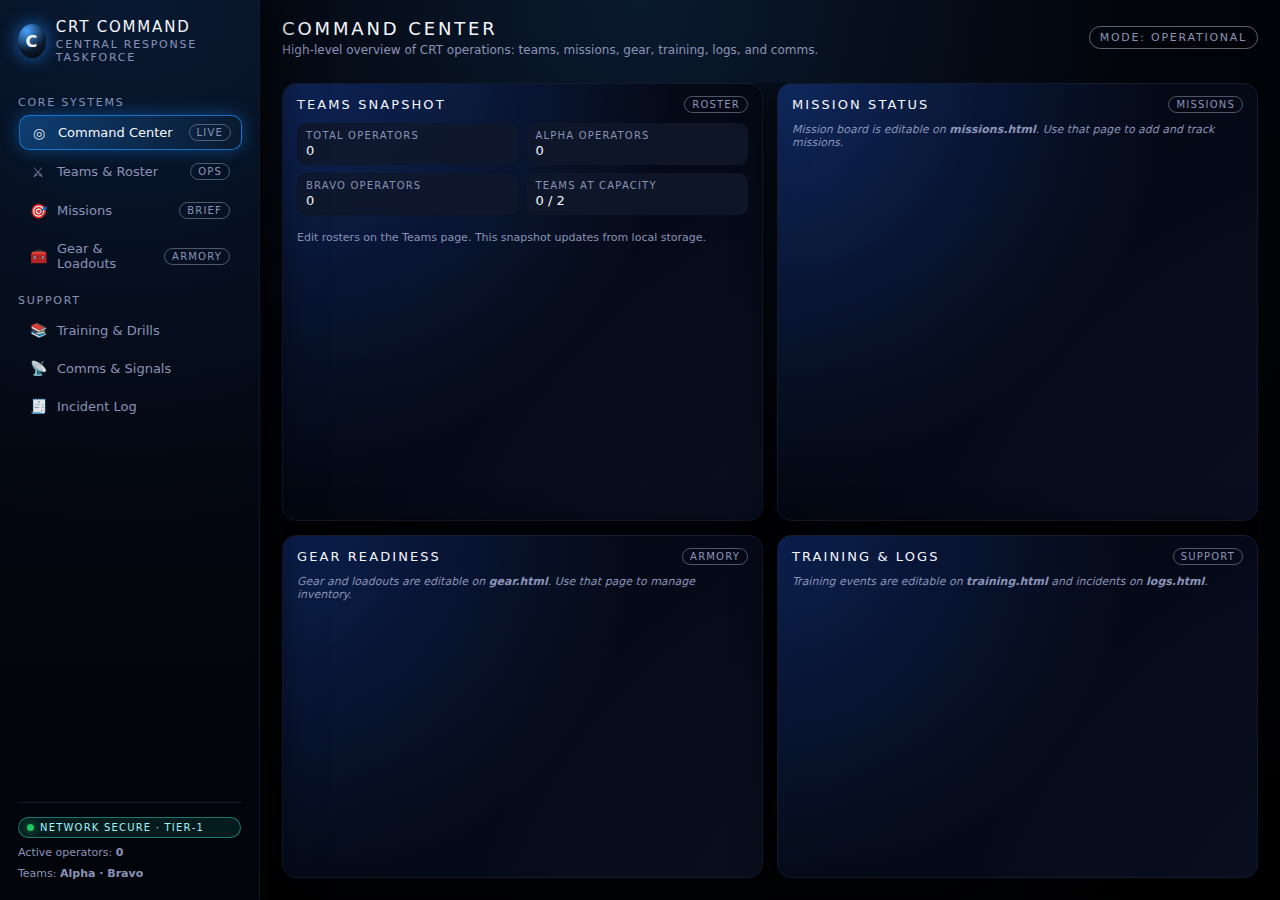
<file: index.html>
<!DOCTYPE html>
<html lang="en">
<head>
  <meta charset="UTF-8" />
  <title>CRT Command</title>
  <meta http-equiv="refresh" content="0; url=command.html" />
</head>
<body>
  <p>Redirecting to CRT Command Center…</p>
</body>
</html>
</file>
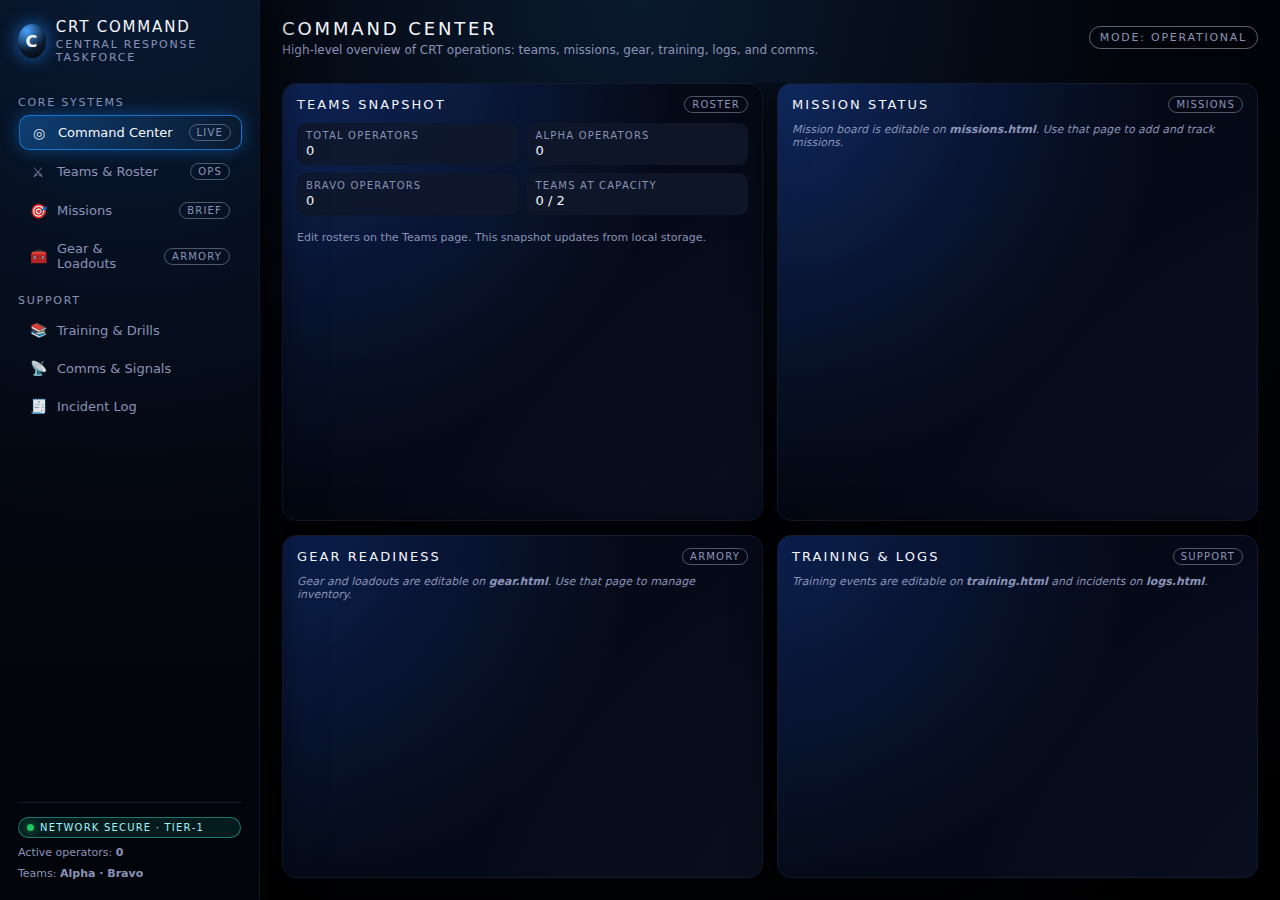
<file: command.html>
<!DOCTYPE html>
<html lang="en">
<head>
  <meta charset="UTF-8" />
  <title>CRT Command Center</title>
  <meta name="viewport" content="width=device-width, initial-scale=1.0" />
  <link rel="stylesheet" href="crt.css" />
</head>
<body>
  <div class="shell">
    <aside class="sidebar">
      <div class="sidebar-inner">
        <div class="brand">
          <div class="brand-mark">C</div>
          <div class="brand-text">
            <div class="brand-title">CRT Command</div>
            <div class="brand-sub">Central Response Taskforce</div>
          </div>
        </div>

        <div class="sidebar-section-label">Core systems</div>
        <ul class="nav-list">
          <li class="nav-item">
            <a class="nav-link active" href="command.html">
              <span class="icon">◎</span>
              <span class="label">Command Center</span>
              <span class="pill">Live</span>
            </a>
          </li>
          <li class="nav-item">
            <a class="nav-link" href="teams.html">
              <span class="icon">⚔</span>
              <span class="label">Teams & Roster</span>
              <span class="pill">Ops</span>
            </a>
          </li>
          <li class="nav-item">
            <a class="nav-link" href="missions.html">
              <span class="icon">🎯</span>
              <span class="label">Missions</span>
              <span class="pill">Brief</span>
            </a>
          </li>
          <li class="nav-item">
            <a class="nav-link" href="gear.html">
              <span class="icon">🧰</span>
              <span class="label">Gear & Loadouts</span>
              <span class="pill">Armory</span>
            </a>
          </li>
        </ul>

        <div class="sidebar-section-label">Support</div>
        <ul class="nav-list">
          <li class="nav-item">
            <a class="nav-link" href="training.html">
              <span class="icon">📚</span>
              <span class="label">Training & Drills</span>
            </a>
          </li>
          <li class="nav-item">
            <a class="nav-link" href="comms.html">
              <span class="icon">📡</span>
              <span class="label">Comms & Signals</span>
            </a>
          </li>
          <li class="nav-item">
            <a class="nav-link" href="logs.html">
              <span class="icon">🧾</span>
              <span class="label">Incident Log</span>
            </a>
          </li>
        </ul>

        <div class="sidebar-footer">
          <div class="status-chip">
            <span class="status-dot"></span>
            <span>Network secure · Tier‑1</span>
          </div>
          <div>Active operators: <strong id="cc-active-operators">0</strong></div>
          <div>Teams: <strong>Alpha · Bravo</strong></div>
        </div>
      </div>
    </aside>

    <main class="main">
      <div class="top-bar">
        <div class="top-left">
          <div class="page-title">Command center</div>
          <div class="page-subtitle">
            High‑level overview of CRT operations: teams, missions, gear, training, logs, and comms.
          </div>
        </div>
        <div class="top-right">
          <div class="badge">Mode: Operational</div>
        </div>
      </div>

      <div class="grid">
        <section class="panel">
          <div class="panel-inner">
            <div class="panel-header">
              <div class="panel-title">Teams snapshot</div>
              <div class="panel-meta">
                <span class="pill">Roster</span>
              </div>
            </div>
            <div class="panel-body">
              <div class="summary-grid">
                <div class="summary-cell">
                  <div class="summary-label">Total operators</div>
                  <div class="summary-value" id="cc-total-ops">0</div>
                </div>
                <div class="summary-cell">
                  <div class="summary-label">Alpha operators</div>
                  <div class="summary-value" id="cc-alpha-ops">0</div>
                </div>
                <div class="summary-cell">
                  <div class="summary-label">Bravo operators</div>
                  <div class="summary-value" id="cc-bravo-ops">0</div>
                </div>
                <div class="summary-cell">
                  <div class="summary-label">Teams at capacity</div>
                  <div class="summary-value" id="cc-capacity">0 / 2</div>
                </div>
              </div>
              <div style="margin-top:8px;font-size:11px;color:var(--text-muted);">
                Edit rosters on the Teams page. This snapshot updates from local storage.
              </div>
            </div>
          </div>
        </section>

        <section class="panel">
          <div class="panel-inner">
            <div class="panel-header">
              <div class="panel-title">Mission status</div>
              <div class="panel-meta">
                <span class="pill">Missions</span>
              </div>
            </div>
            <div class="panel-body">
              <div class="empty-state">
                Mission board is editable on <strong>missions.html</strong>. Use that page to add and track missions.
              </div>
            </div>
          </div>
        </section>

        <section class="panel">
          <div class="panel-inner">
            <div class="panel-header">
              <div class="panel-title">Gear readiness</div>
              <div class="panel-meta">
                <span class="pill">Armory</span>
              </div>
            </div>
            <div class="panel-body">
              <div class="empty-state">
                Gear and loadouts are editable on <strong>gear.html</strong>. Use that page to manage inventory.
              </div>
            </div>
          </div>
        </section>

        <section class="panel">
          <div class="panel-inner">
            <div class="panel-header">
              <div class="panel-title">Training & logs</div>
              <div class="panel-meta">
                <span class="pill">Support</span>
              </div>
            </div>
            <div class="panel-body">
              <div class="empty-state">
                Training events are editable on <strong>training.html</strong> and incidents on <strong>logs.html</strong>.
              </div>
            </div>
          </div>
        </section>
      </div>
    </main>
  </div>

  <script>
    const STORAGE_KEY = "crt_teams_roster_v1";

    function loadRoster() {
      try {
        const raw = localStorage.getItem(STORAGE_KEY);
        if (!raw) return { alpha: [], bravo: [] };
        const parsed = JSON.parse(raw);
        return parsed.teams || { alpha: [], bravo: [] };
      } catch {
        return { alpha: [], bravo: [] };
      }
    }

    const teams = loadRoster();
    const alphaCount = teams.alpha.length;
    const bravoCount = teams.bravo.length;
    const total = alphaCount + bravoCount;

    document.getElementById("cc-total-ops").textContent = total;
    document.getElementById("cc-alpha-ops").textContent = alphaCount;
    document.getElementById("cc-bravo-ops").textContent = bravoCount;
    document.getElementById("cc-active-operators").textContent = total;

    let capacity = 0;
    if (alphaCount >= 4) capacity++;
    if (bravoCount >= 4) capacity++;
    document.getElementById("cc-capacity").textContent = capacity + " / 2";
  </script>
</body>
</html>
</file>
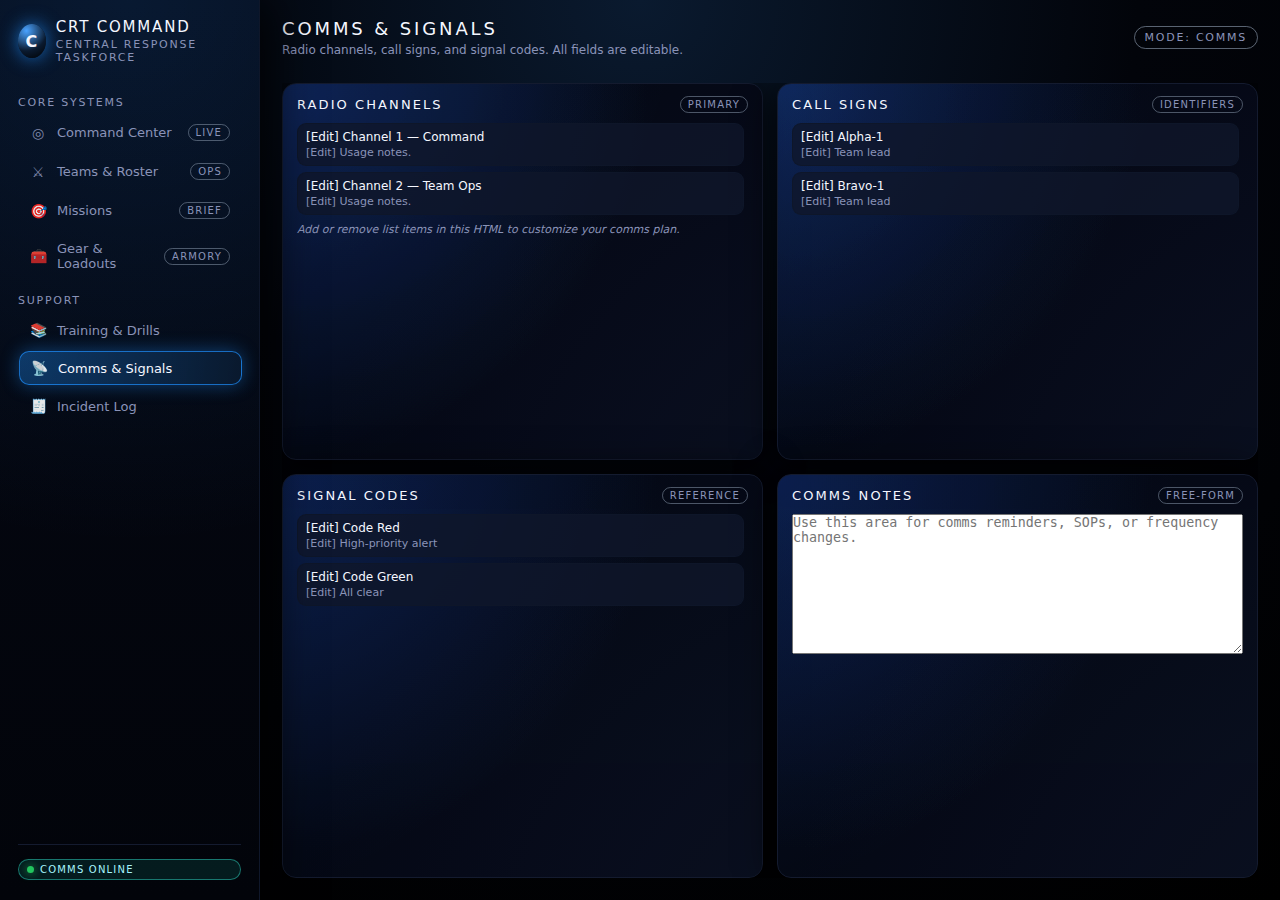
<file: comms.html>
<!DOCTYPE html>
<html lang="en">
<head>
  <meta charset="UTF-8" />
  <title>CRT Comms & Signals</title>
  <meta name="viewport" content="width=device-width, initial-scale=1.0" />
  <link rel="stylesheet" href="crt.css" />
</head>
<body>
  <div class="shell">
    <aside class="sidebar">
      <div class="sidebar-inner">
        <div class="brand">
          <div class="brand-mark">C</div>
          <div class="brand-text">
            <div class="brand-title">CRT Command</div>
            <div class="brand-sub">Central Response Taskforce</div>
          </div>
        </div>

        <div class="sidebar-section-label">Core systems</div>
        <ul class="nav-list">
          <li class="nav-item">
            <a class="nav-link" href="command.html">
              <span class="icon">◎</span>
              <span class="label">Command Center</span>
              <span class="pill">Live</span>
            </a>
          </li>
          <li class="nav-item">
            <a class="nav-link" href="teams.html">
              <span class="icon">⚔</span>
              <span class="label">Teams & Roster</span>
              <span class="pill">Ops</span>
            </a>
          </li>
          <li class="nav-item">
            <a class="nav-link" href="missions.html">
              <span class="icon">🎯</span>
              <span class="label">Missions</span>
              <span class="pill">Brief</span>
            </a>
          </li>
          <li class="nav-item">
            <a class="nav-link" href="gear.html">
              <span class="icon">🧰</span>
              <span class="label">Gear & Loadouts</span>
              <span class="pill">Armory</span>
            </a>
          </li>
        </ul>

        <div class="sidebar-section-label">Support</div>
        <ul class="nav-list">
          <li class="nav-item">
            <a class="nav-link" href="training.html">
              <span class="icon">📚</span>
              <span class="label">Training & Drills</span>
            </a>
          </li>
          <li class="nav-item">
            <a class="nav-link active" href="comms.html">
              <span class="icon">📡</span>
              <span class="label">Comms & Signals</span>
            </a>
          </li>
          <li class="nav-item">
            <a class="nav-link" href="logs.html">
              <span class="icon">🧾</span>
              <span class="label">Incident Log</span>
            </a>
          </li>
        </ul>

        <div class="sidebar-footer">
          <div class="status-chip">
            <span class="status-dot"></span>
            <span>Comms online</span>
          </div>
        </div>
      </div>
    </aside>

    <main class="main">
      <div class="top-bar">
        <div class="top-left">
          <div class="page-title">Comms & signals</div>
          <div class="page-subtitle">
            Radio channels, call signs, and signal codes. All fields are editable.
          </div>
        </div>
        <div class="top-right">
          <div class="badge">Mode: Comms</div>
        </div>
      </div>

      <div class="grid">
        <!-- RADIO CHANNELS -->
        <section class="panel">
          <div class="panel-inner">
            <div class="panel-header">
              <div class="panel-title">Radio channels</div>
              <div class="panel-meta">
                <span class="pill">Primary</span>
              </div>
            </div>
            <div class="panel-body">
              <ul class="roster-list">
                <li class="operator-row">
                  <div class="operator-main">
                    <div class="operator-name">[Edit] Channel 1 — Command</div>
                    <div class="operator-role">[Edit] Usage notes.</div>
                  </div>
                </li>
                <li class="operator-row">
                  <div class="operator-main">
                    <div class="operator-name">[Edit] Channel 2 — Team Ops</div>
                    <div class="operator-role">[Edit] Usage notes.</div>
                  </div>
                </li>
              </ul>
              <div class="empty-state">
                Add or remove list items in this HTML to customize your comms plan.
              </div>
            </div>
          </div>
        </section>

        <!-- CALL SIGNS -->
        <section class="panel">
          <div class="panel-inner">
            <div class="panel-header">
              <div class="panel-title">Call signs</div>
              <div class="panel-meta">
                <span class="pill">Identifiers</span>
              </div>
            </div>
            <div class="panel-body">
              <ul class="roster-list">
                <li class="operator-row">
                  <div class="operator-main">
                    <div class="operator-name">[Edit] Alpha‑1</div>
                    <div class="operator-role">[Edit] Team lead</div>
                  </div>
                </li>
                <li class="operator-row">
                  <div class="operator-main">
                    <div class="operator-name">[Edit] Bravo‑1</div>
                    <div class="operator-role">[Edit] Team lead</div>
                  </div>
                </li>
              </ul>
            </div>
          </div>
        </section>

        <!-- SIGNAL CODES -->
        <section class="panel">
          <div class="panel-inner">
            <div class="panel-header">
              <div class="panel-title">Signal codes</div>
              <div class="panel-meta">
                <span class="pill">Reference</span>
              </div>
            </div>
            <div class="panel-body">
              <ul class="roster-list">
                <li class="operator-row">
                  <div class="operator-main">
                    <div class="operator-name">[Edit] Code Red</div>
                    <div class="operator-role">[Edit] High‑priority alert</div>
                  </div>
                </li>
                <li class="operator-row">
                  <div class="operator-main">
                    <div class="operator-name">[Edit] Code Green</div>
                    <div class="operator-role">[Edit] All clear</div>
                  </div>
                </li>
              </ul>
            </div>
          </div>
        </section>

        <!-- NOTES -->
        <section class="panel">
          <div class="panel-inner">
            <div class="panel-header">
              <div class="panel-title">Comms notes</div>
              <div class="panel-meta">
                <span class="pill">Free‑form</span>
              </div>
            </div>
            <div class="panel-body">
              <textarea style="width:100%;min-height:140px;" placeholder="Use this area for comms reminders, SOPs, or frequency changes."></textarea>
            </div>
          </div>
        </section>
      </div>
    </main>
  </div>
</body>
</html>
</file>
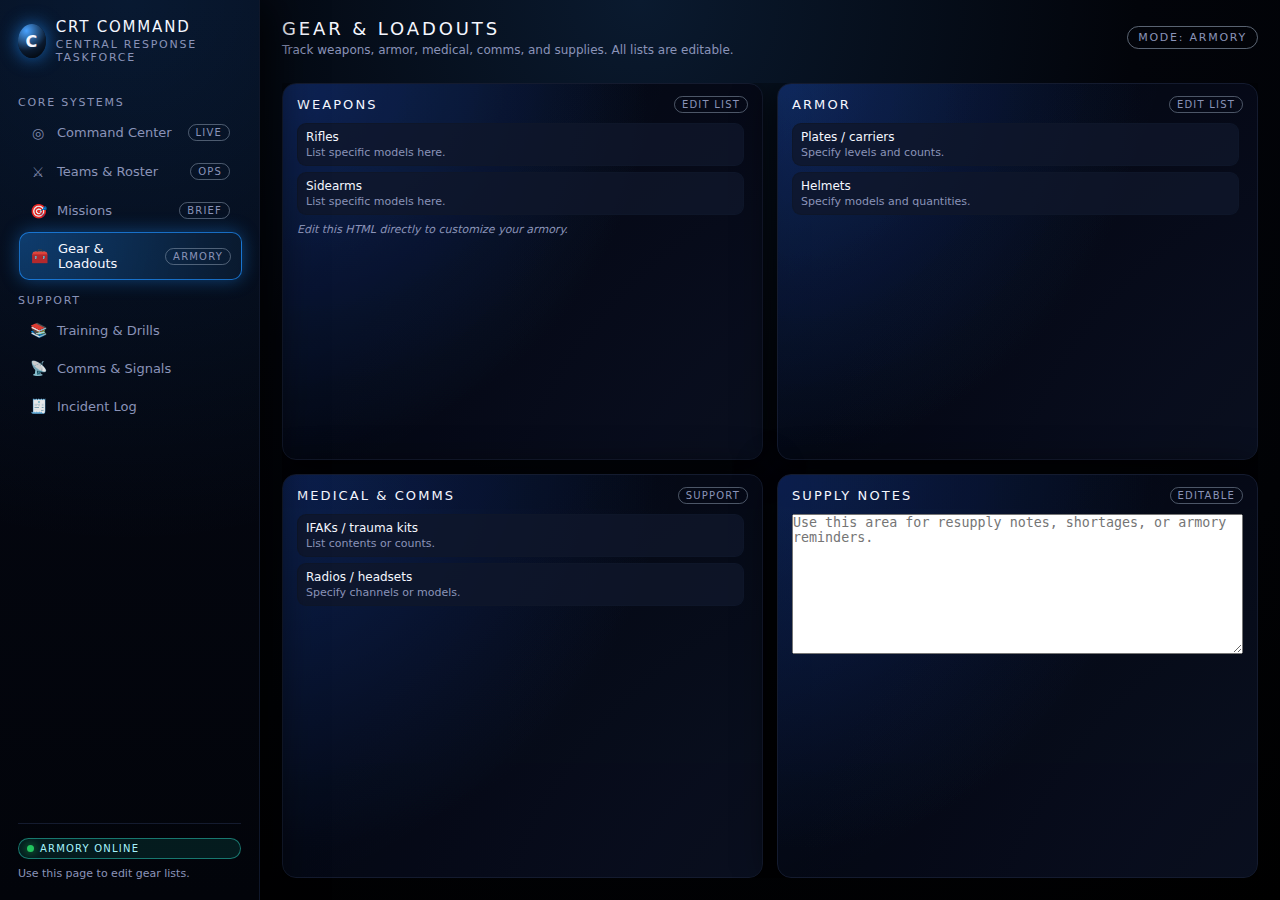
<file: gear.html>
<!DOCTYPE html>
<html lang="en">
<head>
  <meta charset="UTF-8" />
  <title>CRT Gear & Loadouts</title>
  <meta name="viewport" content="width=device-width, initial-scale=1.0" />
  <link rel="stylesheet" href="crt.css" />
</head>
<body>
  <div class="shell">
    <aside class="sidebar">
      <div class="sidebar-inner">
        <div class="brand">
          <div class="brand-mark">C</div>
          <div class="brand-text">
            <div class="brand-title">CRT Command</div>
            <div class="brand-sub">Central Response Taskforce</div>
          </div>
        </div>

        <div class="sidebar-section-label">Core systems</div>
        <ul class="nav-list">
          <li class="nav-item">
            <a class="nav-link" href="command.html">
              <span class="icon">◎</span>
              <span class="label">Command Center</span>
              <span class="pill">Live</span>
            </a>
          </li>
          <li class="nav-item">
            <a class="nav-link" href="teams.html">
              <span class="icon">⚔</span>
              <span class="label">Teams & Roster</span>
              <span class="pill">Ops</span>
            </a>
          </li>
          <li class="nav-item">
            <a class="nav-link" href="missions.html">
              <span class="icon">🎯</span>
              <span class="label">Missions</span>
              <span class="pill">Brief</span>
            </a>
          </li>
          <li class="nav-item">
            <a class="nav-link active" href="gear.html">
              <span class="icon">🧰</span>
              <span class="label">Gear & Loadouts</span>
              <span class="pill">Armory</span>
            </a>
          </li>
        </ul>

        <div class="sidebar-section-label">Support</div>
        <ul class="nav-list">
          <li class="nav-item">
            <a class="nav-link" href="training.html">
              <span class="icon">📚</span>
              <span class="label">Training & Drills</span>
            </a>
          </li>
          <li class="nav-item">
            <a class="nav-link" href="comms.html">
              <span class="icon">📡</span>
              <span class="label">Comms & Signals</span>
            </a>
          </li>
          <li class="nav-item">
            <a class="nav-link" href="logs.html">
              <span class="icon">🧾</span>
              <span class="label">Incident Log</span>
            </a>
          </li>
        </ul>

        <div class="sidebar-footer">
          <div class="status-chip">
            <span class="status-dot"></span>
            <span>Armory online</span>
          </div>
          <div>Use this page to edit gear lists.</div>
        </div>
      </div>
    </aside>

    <main class="main">
      <div class="top-bar">
        <div class="top-left">
          <div class="page-title">Gear & loadouts</div>
          <div class="page-subtitle">
            Track weapons, armor, medical, comms, and supplies. All lists are editable.
          </div>
        </div>
        <div class="top-right">
          <div class="badge">Mode: Armory</div>
        </div>
      </div>

      <div class="grid">
        <!-- WEAPONS -->
        <section class="panel">
          <div class="panel-inner">
            <div class="panel-header">
              <div class="panel-title">Weapons</div>
              <div class="panel-meta">
                <span class="pill">Edit list</span>
              </div>
            </div>
            <div class="panel-body">
              <ul class="roster-list">
                <li class="operator-row">
                  <div class="operator-main">
                    <div class="operator-name">Rifles</div>
                    <div class="operator-role">List specific models here.</div>
                  </div>
                </li>
                <li class="operator-row">
                  <div class="operator-main">
                    <div class="operator-name">Sidearms</div>
                    <div class="operator-role">List specific models here.</div>
                  </div>
                </li>
              </ul>
              <div class="empty-state">
                Edit this HTML directly to customize your armory.
              </div>
            </div>
          </div>
        </section>

        <!-- ARMOR -->
        <section class="panel">
          <div class="panel-inner">
            <div class="panel-header">
              <div class="panel-title">Armor</div>
              <div class="panel-meta">
                <span class="pill">Edit list</span>
              </div>
            </div>
            <div class="panel-body">
              <ul class="roster-list">
                <li class="operator-row">
                  <div class="operator-main">
                    <div class="operator-name">Plates / carriers</div>
                    <div class="operator-role">Specify levels and counts.</div>
                  </div>
                </li>
                <li class="operator-row">
                  <div class="operator-main">
                    <div class="operator-name">Helmets</div>
                    <div class="operator-role">Specify models and quantities.</div>
                  </div>
                </li>
              </ul>
            </div>
          </div>
        </section>

        <!-- MEDICAL & COMMS -->
        <section class="panel">
          <div class="panel-inner">
            <div class="panel-header">
              <div class="panel-title">Medical & comms</div>
              <div class="panel-meta">
                <span class="pill">Support</span>
              </div>
            </div>
            <div class="panel-body">
              <ul class="roster-list">
                <li class="operator-row">
                  <div class="operator-main">
                    <div class="operator-name">IFAKs / trauma kits</div>
                    <div class="operator-role">List contents or counts.</div>
                  </div>
                </li>
                <li class="operator-row">
                  <div class="operator-main">
                    <div class="operator-name">Radios / headsets</div>
                    <div class="operator-role">Specify channels or models.</div>
                  </div>
                </li>
              </ul>
            </div>
          </div>
        </section>

        <!-- NOTES -->
        <section class="panel">
          <div class="panel-inner">
            <div class="panel-header">
              <div class="panel-title">Supply notes</div>
              <div class="panel-meta">
                <span class="pill">Editable</span>
              </div>
            </div>
            <div class="panel-body">
              <textarea style="width:100%;min-height:140px;" placeholder="Use this area for resupply notes, shortages, or armory reminders."></textarea>
            </div>
          </div>
        </section>
      </div>
    </main>
  </div>
</body>
</html>
</file>
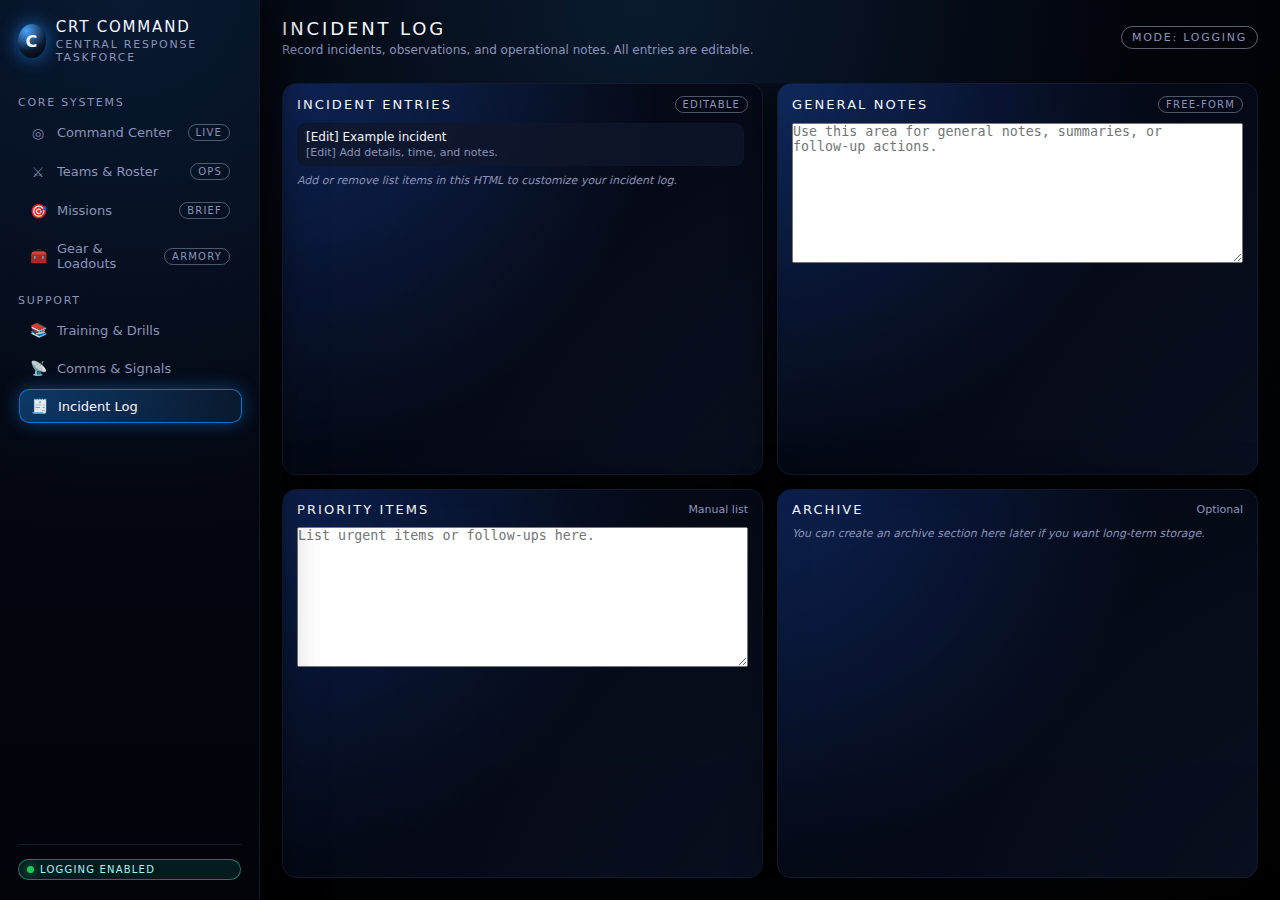
<file: logs.html>
<!DOCTYPE html>
<html lang="en">
<head>
  <meta charset="UTF-8" />
  <title>CRT Incident Log</title>
  <meta name="viewport" content="width=device-width, initial-scale=1.0" />
  <link rel="stylesheet" href="crt.css" />
</head>
<body>
  <div class="shell">
    <aside class="sidebar">
      <div class="sidebar-inner">
        <div class="brand">
          <div class="brand-mark">C</div>
          <div class="brand-text">
            <div class="brand-title">CRT Command</div>
            <div class="brand-sub">Central Response Taskforce</div>
          </div>
        </div>

        <div class="sidebar-section-label">Core systems</div>
        <ul class="nav-list">
          <li class="nav-item">
            <a class="nav-link" href="command.html">
              <span class="icon">◎</span>
              <span class="label">Command Center</span>
              <span class="pill">Live</span>
            </a>
          </li>
          <li class="nav-item">
            <a class="nav-link" href="teams.html">
              <span class="icon">⚔</span>
              <span class="label">Teams & Roster</span>
              <span class="pill">Ops</span>
            </a>
          </li>
          <li class="nav-item">
            <a class="nav-link" href="missions.html">
              <span class="icon">🎯</span>
              <span class="label">Missions</span>
              <span class="pill">Brief</span>
            </a>
          </li>
          <li class="nav-item">
            <a class="nav-link" href="gear.html">
              <span class="icon">🧰</span>
              <span class="label">Gear & Loadouts</span>
              <span class="pill">Armory</span>
            </a>
          </li>
        </ul>

        <div class="sidebar-section-label">Support</div>
        <ul class="nav-list">
          <li class="nav-item">
            <a class="nav-link" href="training.html">
              <span class="icon">📚</span>
              <span class="label">Training & Drills</span>
            </a>
          </li>
          <li class="nav-item">
            <a class="nav-link" href="comms.html">
              <span class="icon">📡</span>
              <span class="label">Comms & Signals</span>
            </a>
          </li>
          <li class="nav-item">
            <a class="nav-link active" href="logs.html">
              <span class="icon">🧾</span>
              <span class="label">Incident Log</span>
            </a>
          </li>
        </ul>

        <div class="sidebar-footer">
          <div class="status-chip">
            <span class="status-dot"></span>
            <span>Logging enabled</span>
          </div>
        </div>
      </div>
    </aside>

    <main class="main">
      <div class="top-bar">
        <div class="top-left">
          <div class="page-title">Incident log</div>
          <div class="page-subtitle">
            Record incidents, observations, and operational notes. All entries are editable.
          </div>
        </div>
        <div class="top-right">
          <div class="badge">Mode: Logging</div>
        </div>
      </div>

      <div class="grid">
        <!-- INCIDENT LIST -->
        <section class="panel">
          <div class="panel-inner">
            <div class="panel-header">
              <div class="panel-title">Incident entries</div>
              <div class="panel-meta">
                <span class="pill">Editable</span>
              </div>
            </div>
            <div class="panel-body">
              <ul class="roster-list">
                <li class="operator-row">
                  <div class="operator-main">
                    <div class="operator-name">[Edit] Example incident</div>
                    <div class="operator-role">[Edit] Add details, time, and notes.</div>
                  </div>
                </li>
              </ul>
              <div class="empty-state">
                Add or remove list items in this HTML to customize your incident log.
              </div>
            </div>
          </div>
        </section>

        <!-- NOTES -->
        <section class="panel">
          <div class="panel-inner">
            <div class="panel-header">
              <div class="panel-title">General notes</div>
              <div class="panel-meta">
                <span class="pill">Free‑form</span>
              </div>
            </div>
            <div class="panel-body">
              <textarea style="width:100%;min-height:140px;" placeholder="Use this area for general notes, summaries, or follow‑up actions."></textarea>
            </div>
          </div>
        </section>

        <!-- PRIORITY ITEMS -->
        <section class="panel">
          <div class="panel-inner">
            <div class="panel-header">
              <div class="panel-title">Priority items</div>
              <div class="panel-meta">
                <span>Manual list</span>
              </div>
            </div>
            <div class="panel-body">
              <textarea style="width:100%;min-height:140px;" placeholder="List urgent items or follow‑ups here."></textarea>
            </div>
          </div>
        </section>

        <!-- ARCHIVE -->
        <section class="panel">
          <div class="panel-inner">
            <div class="panel-header">
              <div class="panel-title">Archive</div>
              <div class="panel-meta">
                <span>Optional</span>
              </div>
            </div>
            <div class="panel-body">
              <div class="empty-state">
                You can create an archive section here later if you want long‑term storage.
              </div>
            </div>
          </div>
        </section>
      </div>
    </main>
  </div>
</body>
</html>
</file>
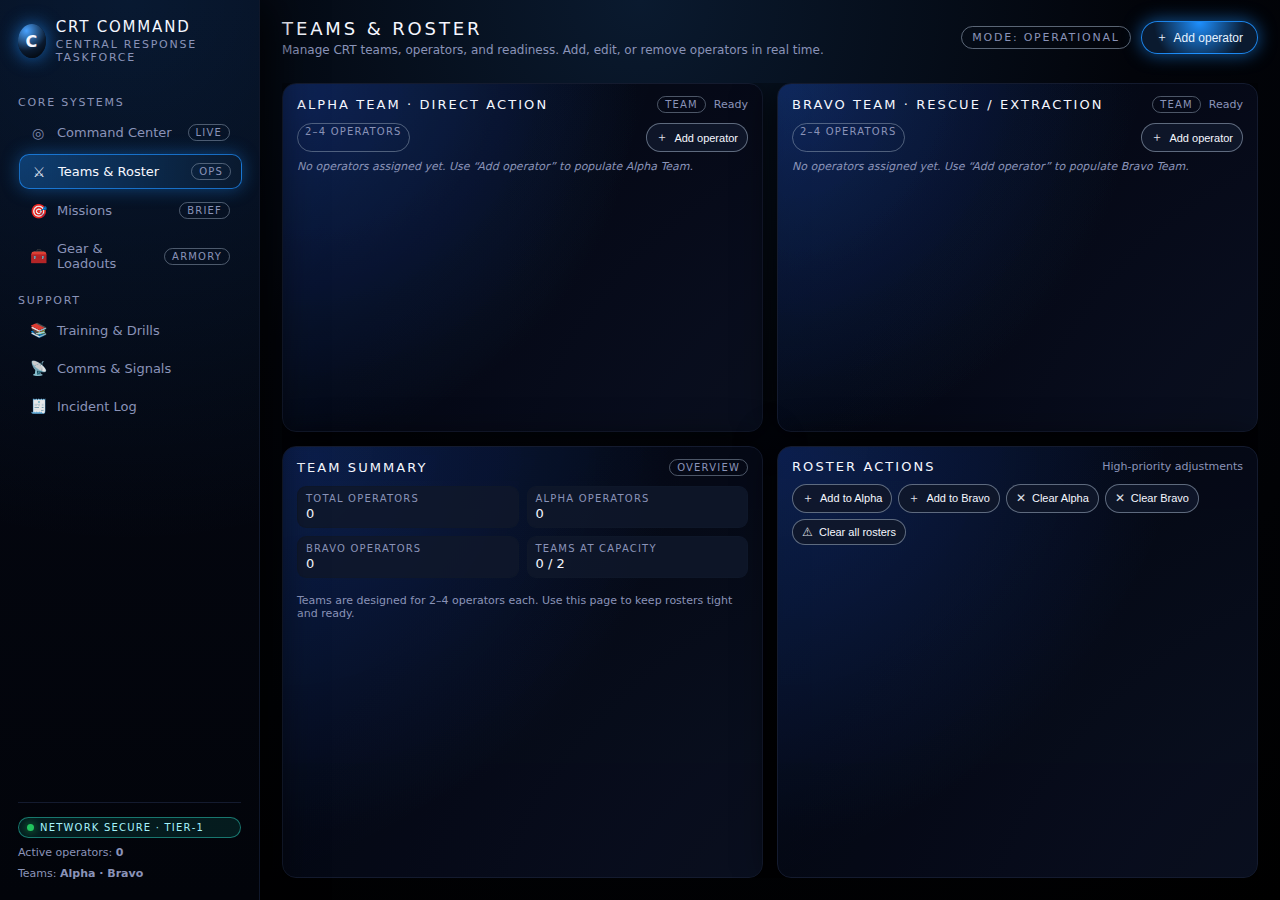
<file: teams.html>
<!DOCTYPE html>
<html lang="en">
<head>
  <meta charset="UTF-8" />
  <title>CRT Teams & Roster</title>
  <meta name="viewport" content="width=device-width, initial-scale=1.0" />
  <link rel="stylesheet" href="crt.css" />
</head>
<body>
  <div class="shell">
    <aside class="sidebar">
      <div class="sidebar-inner">
        <div class="brand">
          <div class="brand-mark">C</div>
          <div class="brand-text">
            <div class="brand-title">CRT Command</div>
            <div class="brand-sub">Central Response Taskforce</div>
          </div>
        </div>

        <div class="sidebar-section-label">Core systems</div>
        <ul class="nav-list">
          <li class="nav-item">
            <a class="nav-link" href="command.html">
              <span class="icon">◎</span>
              <span class="label">Command Center</span>
              <span class="pill">Live</span>
            </a>
          </li>
          <li class="nav-item">
            <a class="nav-link active" href="teams.html">
              <span class="icon">⚔</span>
              <span class="label">Teams & Roster</span>
              <span class="pill">Ops</span>
            </a>
          </li>
          <li class="nav-item">
            <a class="nav-link" href="missions.html">
              <span class="icon">🎯</span>
              <span class="label">Missions</span>
              <span class="pill">Brief</span>
            </a>
          </li>
          <li class="nav-item">
            <a class="nav-link" href="gear.html">
              <span class="icon">🧰</span>
              <span class="label">Gear & Loadouts</span>
              <span class="pill">Armory</span>
            </a>
          </li>
        </ul>

        <div class="sidebar-section-label">Support</div>
        <ul class="nav-list">
          <li class="nav-item">
            <a class="nav-link" href="training.html">
              <span class="icon">📚</span>
              <span class="label">Training & Drills</span>
            </a>
          </li>
          <li class="nav-item">
            <a class="nav-link" href="comms.html">
              <span class="icon">📡</span>
              <span class="label">Comms & Signals</span>
            </a>
          </li>
          <li class="nav-item">
            <a class="nav-link" href="logs.html">
              <span class="icon">🧾</span>
              <span class="label">Incident Log</span>
            </a>
          </li>
        </ul>

        <div class="sidebar-footer">
          <div class="status-chip">
            <span class="status-dot"></span>
            <span>Network secure · Tier‑1</span>
          </div>
          <div>Active operators: <strong id="active-operators-count">0</strong></div>
          <div>Teams: <strong>Alpha · Bravo</strong></div>
        </div>
      </div>
    </aside>

    <main class="main">
      <div class="top-bar">
        <div class="top-left">
          <div class="page-title">Teams & roster</div>
          <div class="page-subtitle">
            Manage CRT teams, operators, and readiness. Add, edit, or remove operators in real time.
          </div>
        </div>
        <div class="top-right">
          <div class="badge">Mode: Operational</div>
          <button class="primary-btn" id="add-operator-global">
            <span>＋</span>
            <span>Add operator</span>
          </button>
        </div>
      </div>

      <div class="grid">
        <!-- ALPHA TEAM -->
        <section class="panel">
          <div class="panel-inner">
            <div class="panel-header">
              <div class="panel-title">Alpha team · Direct action</div>
              <div class="panel-meta">
                <span class="pill">Team</span>
                <span class="team-status" id="alpha-status">Ready</span>
              </div>
            </div>
            <div class="panel-body">
              <div class="quick-actions" style="justify-content: space-between;">
                <div class="pill">2–4 operators</div>
                <button class="qa-btn" data-team="alpha">
                  <span class="icon">＋</span>
                  <span>Add operator</span>
                </button>
              </div>
              <div class="roster-list" id="alpha-roster">
                <div class="empty-state">No operators assigned yet. Use “Add operator” to populate Alpha Team.</div>
              </div>
            </div>
          </div>
        </section>

        <!-- BRAVO TEAM -->
        <section class="panel">
          <div class="panel-inner">
            <div class="panel-header">
              <div class="panel-title">Bravo team · Rescue / extraction</div>
              <div class="panel-meta">
                <span class="pill">Team</span>
                <span class="team-status" id="bravo-status">Ready</span>
              </div>
            </div>
            <div class="panel-body">
              <div class="quick-actions" style="justify-content: space-between;">
                <div class="pill">2–4 operators</div>
                <button class="qa-btn" data-team="bravo">
                  <span class="icon">＋</span>
                  <span>Add operator</span>
                </button>
              </div>
              <div class="roster-list" id="bravo-roster">
                <div class="empty-state">No operators assigned yet. Use “Add operator” to populate Bravo Team.</div>
              </div>
            </div>
          </div>
        </section>

        <!-- SUMMARY -->
        <section class="panel">
          <div class="panel-inner">
            <div class="panel-header">
              <div class="panel-title">Team summary</div>
              <div class="panel-meta">
                <span class="pill">Overview</span>
              </div>
            </div>
            <div class="panel-body">
              <div class="summary-grid">
                <div class="summary-cell">
                  <div class="summary-label">Total operators</div>
                  <div class="summary-value" id="summary-total">0</div>
                </div>
                <div class="summary-cell">
                  <div class="summary-label">Alpha operators</div>
                  <div class="summary-value" id="summary-alpha">0</div>
                </div>
                <div class="summary-cell">
                  <div class="summary-label">Bravo operators</div>
                  <div class="summary-value" id="summary-bravo">0</div>
                </div>
                <div class="summary-cell">
                  <div class="summary-label">Teams at capacity</div>
                  <div class="summary-value" id="summary-capacity">0 / 2</div>
                </div>
              </div>
              <div style="margin-top:8px;font-size:11px;color:var(--text-muted);">
                Teams are designed for 2–4 operators each. Use this page to keep rosters tight and ready.
              </div>
            </div>
          </div>
        </section>

        <!-- QUICK ACTIONS -->
        <section class="panel">
          <div class="panel-inner">
            <div class="panel-header">
              <div class="panel-title">Roster actions</div>
              <div class="panel-meta">
                <span>High‑priority adjustments</span>
              </div>
            </div>
            <div class="panel-body">
              <div class="quick-actions">
                <button class="qa-btn" id="add-alpha-btn">
                  <span class="icon">＋</span>
                  <span>Add to Alpha</span>
                </button>
                <button class="qa-btn" id="add-bravo-btn">
                  <span class="icon">＋</span>
                  <span>Add to Bravo</span>
                </button>
                <button class="qa-btn" id="clear-alpha-btn">
                  <span class="icon">✕</span>
                  <span>Clear Alpha</span>
                </button>
                <button class="qa-btn" id="clear-bravo-btn">
                  <span class="icon">✕</span>
                  <span>Clear Bravo</span>
                </button>
                <button class="qa-btn" id="clear-all-btn">
                  <span class="icon">⚠</span>
                  <span>Clear all rosters</span>
                </button>
              </div>
            </div>
          </div>
        </section>
      </div>
    </main>
  </div>

  <!-- MODAL -->
  <div class="modal-backdrop" id="modal-backdrop">
    <div class="modal" id="operator-modal">
      <div class="modal-close" id="modal-close">×</div>
      <div class="modal-title">Add operator</div>
      <div class="modal-sub" id="modal-team-label">Assigning to: Alpha Team</div>

      <div class="modal-field">
        <label for="operator-name-input">Operator name</label>
        <input id="operator-name-input" type="text" placeholder="e.g. Reyes, Vega, Morales" />
      </div>

      <div class="modal-field">
        <label for="operator-role-input">Role</label>
        <input id="operator-role-input" type="text" placeholder="e.g. Team Lead, Medic, Breacher" />
      </div>

      <div class="modal-actions">
        <button class="small-btn" id="modal-cancel">Cancel</button>
        <button class="small-btn" id="modal-save">Save</button>
      </div>
    </div>
  </div>

  <script src="teams.js"></script>
</body>
</html>
</file>
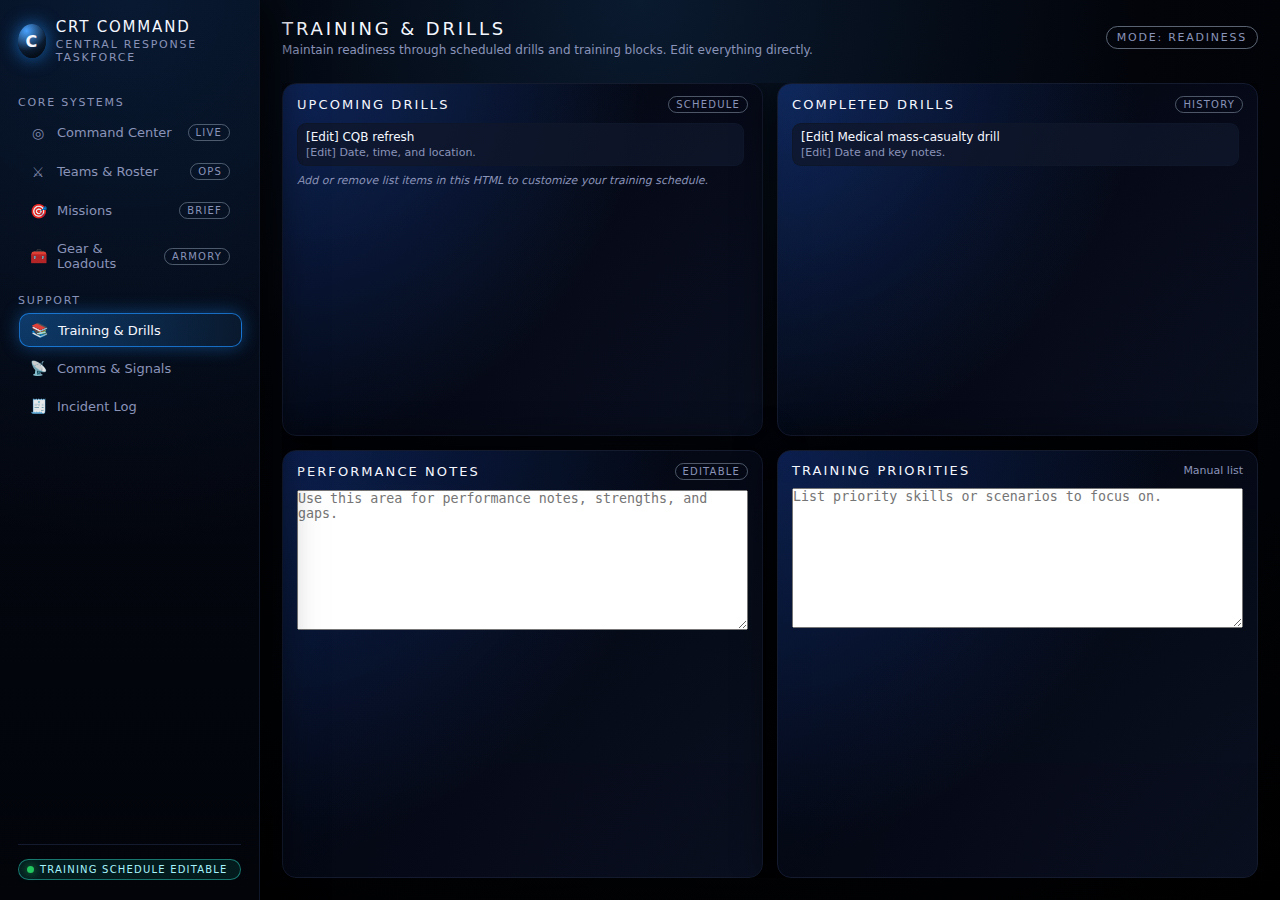
<file: training.html>
<!DOCTYPE html>
<html lang="en">
<head>
  <meta charset="UTF-8" />
  <title>CRT Training & Drills</title>
  <meta name="viewport" content="width=device-width, initial-scale=1.0" />
  <link rel="stylesheet" href="crt.css" />
</head>
<body>
  <div class="shell">
    <aside class="sidebar">
      <div class="sidebar-inner">
        <div class="brand">
          <div class="brand-mark">C</div>
          <div class="brand-text">
            <div class="brand-title">CRT Command</div>
            <div class="brand-sub">Central Response Taskforce</div>
          </div>
        </div>

        <div class="sidebar-section-label">Core systems</div>
        <ul class="nav-list">
          <li class="nav-item">
            <a class="nav-link" href="command.html">
              <span class="icon">◎</span>
              <span class="label">Command Center</span>
              <span class="pill">Live</span>
            </a>
          </li>
          <li class="nav-item">
            <a class="nav-link" href="teams.html">
              <span class="icon">⚔</span>
              <span class="label">Teams & Roster</span>
              <span class="pill">Ops</span>
            </a>
          </li>
          <li class="nav-item">
            <a class="nav-link" href="missions.html">
              <span class="icon">🎯</span>
              <span class="label">Missions</span>
              <span class="pill">Brief</span>
            </a>
          </li>
          <li class="nav-item">
            <a class="nav-link" href="gear.html">
              <span class="icon">🧰</span>
              <span class="label">Gear & Loadouts</span>
              <span class="pill">Armory</span>
            </a>
          </li>
        </ul>

        <div class="sidebar-section-label">Support</div>
        <ul class="nav-list">
          <li class="nav-item">
            <a class="nav-link active" href="training.html">
              <span class="icon">📚</span>
              <span class="label">Training & Drills</span>
            </a>
          </li>
          <li class="nav-item">
            <a class="nav-link" href="comms.html">
              <span class="icon">📡</span>
              <span class="label">Comms & Signals</span>
            </a>
          </li>
          <li class="nav-item">
            <a class="nav-link" href="logs.html">
              <span class="icon">🧾</span>
              <span class="label">Incident Log</span>
            </a>
          </li>
        </ul>

        <div class="sidebar-footer">
          <div class="status-chip">
            <span class="status-dot"></span>
            <span>Training schedule editable</span>
          </div>
        </div>
      </div>
    </aside>

    <main class="main">
      <div class="top-bar">
        <div class="top-left">
          <div class="page-title">Training & drills</div>
          <div class="page-subtitle">
            Maintain readiness through scheduled drills and training blocks. Edit everything directly.
          </div>
        </div>
        <div class="top-right">
          <div class="badge">Mode: Readiness</div>
        </div>
      </div>

      <div class="grid">
        <!-- UPCOMING DRILLS -->
        <section class="panel">
          <div class="panel-inner">
            <div class="panel-header">
              <div class="panel-title">Upcoming drills</div>
              <div class="panel-meta">
                <span class="pill">Schedule</span>
              </div>
            </div>
            <div class="panel-body">
              <ul class="roster-list">
                <li class="operator-row">
                  <div class="operator-main">
                    <div class="operator-name">[Edit] CQB refresh</div>
                    <div class="operator-role">[Edit] Date, time, and location.</div>
                  </div>
                </li>
              </ul>
              <div class="empty-state">
                Add or remove list items in this HTML to customize your training schedule.
              </div>
            </div>
          </div>
        </section>

        <!-- COMPLETED DRILLS -->
        <section class="panel">
          <div class="panel-inner">
            <div class="panel-header">
              <div class="panel-title">Completed drills</div>
              <div class="panel-meta">
                <span class="pill">History</span>
              </div>
            </div>
            <div class="panel-body">
              <ul class="roster-list">
                <li class="operator-row">
                  <div class="operator-main">
                    <div class="operator-name">[Edit] Medical mass‑casualty drill</div>
                    <div class="operator-role">[Edit] Date and key notes.</div>
                  </div>
                </li>
              </ul>
            </div>
          </div>
        </section>

        <!-- PERFORMANCE NOTES -->
        <section class="panel">
          <div class="panel-inner">
            <div class="panel-header">
              <div class="panel-title">Performance notes</div>
              <div class="panel-meta">
                <span class="pill">Editable</span>
              </div>
            </div>
            <div class="panel-body">
              <textarea style="width:100%;min-height:140px;" placeholder="Use this area for performance notes, strengths, and gaps."></textarea>
            </div>
          </div>
        </section>

        <!-- TRAINING PRIORITIES -->
        <section class="panel">
          <div class="panel-inner">
            <div class="panel-header">
              <div class="panel-title">Training priorities</div>
              <div class="panel-meta">
                <span>Manual list</span>
              </div>
            </div>
            <div class="panel-body">
              <textarea style="width:100%;min-height:140px;" placeholder="List priority skills or scenarios to focus on."></textarea>
            </div>
          </div>
        </section>
      </div>
    </main>
  </div>
</body>
</html>
</file>
<file: crt.css>
:root {
  --bg-main: #02040a;
  --bg-panel: #050915;
  --bg-panel-alt: #070d1c;
  --nav-bg: #050814;
  --nav-border: #0f172a;
  --accent: #1e90ff;
  --accent-soft: rgba(30, 144, 255, 0.25);
  --accent-strong: #4aa3ff;
  --danger: #ff4b5c;
  --ok: #3ddc84;
  --warn: #ffc857;
  --text-main: #f5f7ff;
  --text-muted: #8a93b8;
  --border-subtle: #141b2f;
  --shadow-strong: 0 0 40px rgba(0, 0, 0, 0.8);
  --radius-soft: 14px;
  --transition-fast: 0.18s ease-out;
  --transition-med: 0.28s ease-out;
}

* {
  box-sizing: border-box;
  margin: 0;
  padding: 0;
}

body {
  font-family: system-ui, -apple-system, BlinkMacSystemFont, "Segoe UI", sans-serif;
  background: radial-gradient(circle at top, #0a1a2f 0, #02040a 45%, #000000 100%);
  color: var(--text-main);
  min-height: 100vh;
  display: flex;
  overflow: hidden;
}

.shell {
  display: grid;
  grid-template-columns: 260px minmax(0, 1fr);
  width: 100%;
  height: 100vh;
}

.sidebar {
  background: linear-gradient(180deg, #050814 0%, #02040a 100%);
  border-right: 1px solid var(--nav-border);
  box-shadow: 12px 0 40px rgba(0, 0, 0, 0.7);
  display: flex;
  flex-direction: column;
  padding: 18px 18px 20px;
  position: relative;
  z-index: 10;
}

.sidebar::before {
  content: "";
  position: absolute;
  inset: 0;
  background: radial-gradient(circle at top, rgba(30, 144, 255, 0.18), transparent 60%);
  opacity: 0.7;
  pointer-events: none;
}

.sidebar-inner {
  position: relative;
  z-index: 1;
  display: flex;
  flex-direction: column;
  height: 100%;
}

.main {
  padding: 18px 22px 22px;
  display: flex;
  flex-direction: column;
  gap: 16px;
  overflow: hidden;
}

.brand {
  display: flex;
  align-items: center;
  gap: 10px;
  margin-bottom: 18px;
}

.brand-mark {
  width: 34px;
  height: 34px;
  border-radius: 50%;
  background: radial-gradient(circle at 30% 20%, #4aa3ff, #0a1a2f 60%, #000000 100%);
  box-shadow: 0 0 18px rgba(30, 144, 255, 0.7);
  display: flex;
  align-items: center;
  justify-content: center;
  font-weight: 700;
  font-size: 16px;
  letter-spacing: 1px;
}

.brand-text {
  display: flex;
  flex-direction: column;
  gap: 2px;
}

.brand-title {
  font-size: 15px;
  letter-spacing: 0.12em;
  text-transform: uppercase;
  color: var(--text-main);
}

.brand-sub {
  font-size: 11px;
  text-transform: uppercase;
  letter-spacing: 0.16em;
  color: var(--text-muted);
}

.sidebar-section-label {
  font-size: 11px;
  text-transform: uppercase;
  letter-spacing: 0.16em;
  color: var(--text-muted);
  margin: 14px 0 6px;
}

.nav-list {
  list-style: none;
  display: flex;
  flex-direction: column;
  gap: 4px;
}

.nav-item {
  position: relative;
}

.nav-link {
  display: flex;
  align-items: center;
  gap: 10px;
  padding: 8px 10px;
  border-radius: 10px;
  color: var(--text-muted);
  font-size: 13px;
  text-decoration: none;
  border: 1px solid transparent;
  transition: background var(--transition-fast), border-color var(--transition-fast), color var(--transition-fast), transform var(--transition-fast), box-shadow var(--transition-fast);
}

.nav-link span.icon {
  width: 18px;
  text-align: center;
  font-size: 14px;
  opacity: 0.9;
}

.nav-link span.label {
  flex: 1;
}

.nav-link span.pill {
  font-size: 10px;
  padding: 2px 7px;
  border-radius: 999px;
  border: 1px solid rgba(148, 163, 184, 0.5);
  color: var(--text-muted);
}

.nav-link.active {
  background: radial-gradient(circle at top left, rgba(30, 144, 255, 0.35), rgba(10, 26, 47, 0.95));
  border-color: rgba(30, 144, 255, 0.7);
  color: var(--text-main);
  box-shadow: 0 0 18px rgba(30, 144, 255, 0.4);
  transform: translateX(1px);
}

.nav-link:hover:not(.active) {
  background: rgba(15, 23, 42, 0.9);
  border-color: rgba(148, 163, 184, 0.4);
  color: var(--text-main);
  transform: translateX(1px);
}

.sidebar-footer {
  margin-top: auto;
  padding-top: 14px;
  border-top: 1px solid var(--border-subtle);
  display: flex;
  flex-direction: column;
  gap: 8px;
  font-size: 11px;
  color: var(--text-muted);
}

.status-chip {
  display: inline-flex;
  align-items: center;
  gap: 6px;
  padding: 4px 8px;
  border-radius: 999px;
  background: rgba(15, 118, 110, 0.2);
  border: 1px solid rgba(45, 212, 191, 0.5);
  color: #a5f3fc;
  font-size: 10px;
  text-transform: uppercase;
  letter-spacing: 0.12em;
}

.status-dot {
  width: 7px;
  height: 7px;
  border-radius: 50%;
  background: #22c55e;
  box-shadow: 0 0 10px rgba(34, 197, 94, 0.9);
}

.top-bar {
  display: flex;
  align-items: center;
  justify-content: space-between;
  gap: 12px;
}

.top-left {
  display: flex;
  flex-direction: column;
  gap: 4px;
}

.page-title {
  font-size: 18px;
  letter-spacing: 0.16em;
  text-transform: uppercase;
  color: var(--text-main);
}

.page-subtitle {
  font-size: 12px;
  color: var(--text-muted);
}

.top-right {
  display: flex;
  align-items: center;
  gap: 10px;
}

.badge {
  font-size: 11px;
  text-transform: uppercase;
  letter-spacing: 0.16em;
  padding: 4px 10px;
  border-radius: 999px;
  border: 1px solid rgba(148, 163, 184, 0.6);
  color: var(--text-muted);
}

.primary-btn {
  border-radius: 999px;
  border: 1px solid rgba(30, 144, 255, 0.9);
  background: radial-gradient(circle at top, #1e90ff, #0a1a2f 70%);
  color: #e5f2ff;
  font-size: 12px;
  padding: 7px 14px;
  display: inline-flex;
  align-items: center;
  gap: 6px;
  cursor: pointer;
  box-shadow: 0 0 18px rgba(30, 144, 255, 0.6);
  transition: transform var(--transition-fast), box-shadow var(--transition-fast), background var(--transition-fast);
}

.primary-btn:hover {
  transform: translateY(-1px);
  box-shadow: 0 0 26px rgba(30, 144, 255, 0.9);
  background: radial-gradient(circle at top, #4aa3ff, #0a1a2f 70%);
}

.grid {
  display: grid;
  grid-template-columns: repeat(2, minmax(0, 1fr));
  gap: 14px;
  margin-top: 10px;
  height: calc(100vh - 80px);
  overflow: hidden;
}

.panel {
  background: radial-gradient(circle at top left, rgba(30, 64, 175, 0.35), #050915 60%);
  border-radius: var(--radius-soft);
  border: 1px solid var(--border-subtle);
  box-shadow: var(--shadow-strong);
  padding: 12px 14px;
  display: flex;
  flex-direction: column;
  gap: 10px;
  position: relative;
  overflow: hidden;
}

.panel::before {
  content: "";
  position: absolute;
  inset: -40%;
  background:
    radial-gradient(circle at top left, rgba(30, 144, 255, 0.12), transparent 55%),
    radial-gradient(circle at bottom right, rgba(15, 23, 42, 0.9), transparent 60%);
  opacity: 0.9;
  pointer-events: none;
}

.panel-inner {
  position: relative;
  z-index: 1;
  display: flex;
  flex-direction: column;
  gap: 10px;
  height: 100%;
}

.panel-header {
  display: flex;
  align-items: center;
  justify-content: space-between;
  gap: 8px;
}

.panel-title {
  font-size: 13px;
  text-transform: uppercase;
  letter-spacing: 0.16em;
  color: var(--text-main);
}

.panel-meta {
  font-size: 11px;
  color: var(--text-muted);
  display: flex;
  align-items: center;
  gap: 8px;
}

.pill {
  font-size: 10px;
  padding: 2px 7px;
  border-radius: 999px;
  border: 1px solid rgba(148, 163, 184, 0.5);
  color: var(--text-muted);
  text-transform: uppercase;
  letter-spacing: 0.12em;
}

.panel-body {
  font-size: 12px;
  color: var(--text-muted);
  display: flex;
  flex-direction: column;
  gap: 8px;
  min-height: 0;
}

.roster-list {
  display: flex;
  flex-direction: column;
  gap: 6px;
  max-height: 220px;
  overflow-y: auto;
  padding-right: 4px;
}

.roster-list::-webkit-scrollbar {
  width: 6px;
}

.roster-list::-webkit-scrollbar-track {
  background: rgba(15, 23, 42, 0.9);
}

.roster-list::-webkit-scrollbar-thumb {
  background: rgba(51, 65, 85, 0.9);
  border-radius: 999px;
}

.operator-row {
  display: flex;
  align-items: center;
  justify-content: space-between;
  gap: 8px;
  padding: 6px 8px;
  border-radius: 9px;
  background: rgba(15, 23, 42, 0.8);
  border: 1px solid rgba(15, 23, 42, 0.95);
}

.operator-main {
  display: flex;
  flex-direction: column;
  gap: 2px;
}

.operator-name {
  color: var(--text-main);
  font-size: 12px;
}

.operator-role {
  color: var(--text-muted);
  font-size: 11px;
}

.operator-actions {
  display: flex;
  align-items: center;
  gap: 6px;
}

.small-btn {
  font-size: 10px;
  padding: 3px 7px;
  border-radius: 999px;
  border: 1px solid rgba(148, 163, 184, 0.6);
  background: rgba(15, 23, 42, 0.9);
  color: var(--text-main);
  cursor: pointer;
  transition: background var(--transition-fast), border-color var(--transition-fast), transform var(--transition-fast);
}

.small-btn:hover {
  background: rgba(30, 64, 175, 0.9);
  border-color: rgba(74, 163, 255, 0.9);
  transform: translateY(-1px);
}

.small-btn.danger {
  border-color: rgba(248, 113, 113, 0.8);
  color: #fecaca;
}

.small-btn.danger:hover {
  background: rgba(127, 29, 29, 0.9);
  border-color: rgba(248, 113, 113, 1);
}

.empty-state {
  font-size: 11px;
  color: var(--text-muted);
  font-style: italic;
}

.quick-actions {
  display: flex;
  flex-wrap: wrap;
  gap: 6px;
}

.qa-btn {
  font-size: 11px;
  padding: 5px 9px;
  border-radius: 999px;
  border: 1px solid rgba(148, 163, 184, 0.6);
  background: rgba(15, 23, 42, 0.9);
  color: var(--text-main);
  display: inline-flex;
  align-items: center;
  gap: 6px;
  cursor: pointer;
  transition: background var(--transition-fast), border-color var(--transition-fast), transform var(--transition-fast), box-shadow var(--transition-fast);
}

.qa-btn span.icon {
  font-size: 12px;
  opacity: 0.9;
}

.qa-btn:hover {
  background: rgba(30, 64, 175, 0.9);
  border-color: rgba(74, 163, 255, 0.9);
  box-shadow: 0 0 18px rgba(30, 144, 255, 0.7);
  transform: translateY(-1px);
}

.summary-grid {
  display: grid;
  grid-template-columns: repeat(2, minmax(0, 1fr));
  gap: 8px;
  font-size: 11px;
}

.summary-cell {
  padding: 6px 8px;
  border-radius: 9px;
  background: rgba(15, 23, 42, 0.85);
  border: 1px solid rgba(15, 23, 42, 0.95);
  display: flex;
  flex-direction: column;
  gap: 2px;
}

.summary-label {
  color: var(--text-muted);
  font-size: 10px;
  text-transform: uppercase;
  letter-spacing: 0.12em;
}

.summary-value {
  color: var(--text-main);
  font-size: 13px;
}

.modal-backdrop {
  position: fixed;
  inset: 0;
  background: rgba(15, 23, 42, 0.85);
  display: none;
  align-items: center;
  justify-content: center;
  z-index: 50;
}

.modal {
  background: radial-gradient(circle at top left, rgba(30, 64, 175, 0.5), #020617 60%);
  border-radius: 16px;
  border: 1px solid rgba(30, 64, 175, 0.9);
  box-shadow: 0 0 40px rgba(15, 23, 42, 0.9);
  padding: 16px 18px;
  width: 320px;
  max-width: 90%;
  display: flex;
  flex-direction: column;
  gap: 10px;
  position: relative;
}

.modal-title {
  font-size: 14px;
  text-transform: uppercase;
  letter-spacing: 0.16em;
}

.modal-sub {
  font-size: 11px;
  color: var(--text-muted);
}

.modal-field {
  display: flex;
  flex-direction: column;
  gap: 4px;
  font-size: 11px;
}

.modal-field label {
  text-transform: uppercase;
  letter-spacing: 0.12em;
  color: var(--text-muted);
}

.modal-field input,
.modal-field select,
.modal-field textarea {
  background: rgba(15, 23, 42, 0.95);
  border-radius: 8px;
  border: 1px solid rgba(51, 65, 85, 0.9);
  padding: 6px 8px;
  color: var(--text-main);
  font-size: 12px;
  outline: none;
}

.modal-field textarea {
  resize: vertical;
  min-height: 70px;
}

.modal-actions {
  display: flex;
  justify-content: flex-end;
  gap: 8px;
  margin-top: 6px;
}

.modal-close {
  position: absolute;
  top: 8px;
  right: 10px;
  font-size: 16px;
  cursor: pointer;
  color: var(--text-muted);
}

.modal-close:hover {
  color: var(--text-main);
}

@media (max-width: 960px) {
  .shell {
    grid-template-columns: 220px minmax(0, 1fr);
  }
  .grid {
    grid-template-columns: 1fr;
    height: auto;
    overflow: visible;
  }
}

@media (max-width: 720px) {
  body {
    overflow: auto;
  }
  .shell {
    display: block;
  }
  .sidebar {
    position: sticky;
    top: 0;
    z-index: 20;
  }
  .main {
    padding: 14px 12px 18px;
  }
}
</file>
